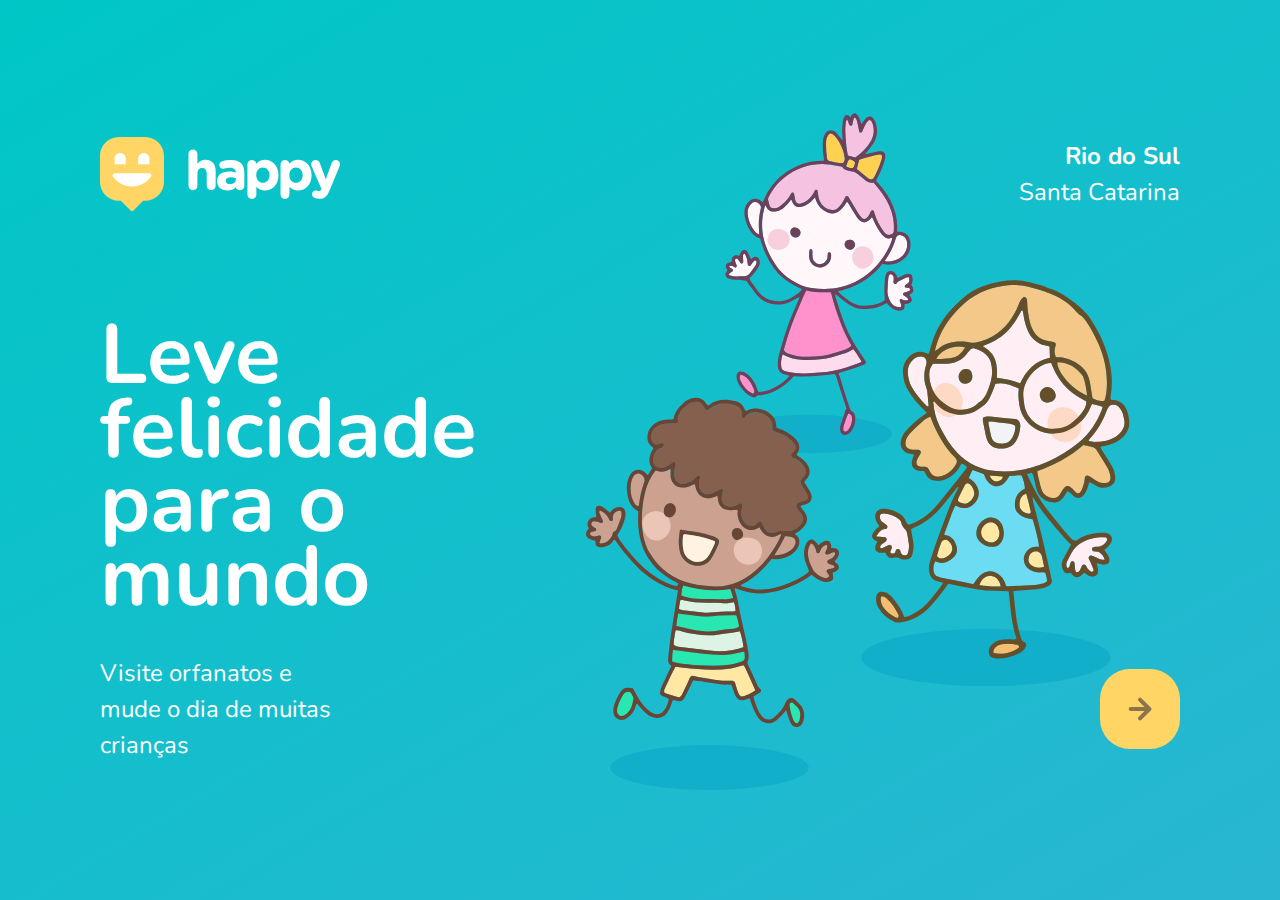
<file: index.html>
<!DOCTYPE html>
<html lang="en">
<head>
  <meta charset="UTF-8">
  <meta charset="UTF-8" />
    <meta name="viewport" content="width=device-width, initial-scale=1.0" />
    <title>Happy</title>

    <link rel="icon" href="./public/images/logo-icon.png" />

    <link rel="stylesheet" href="./public/css/main.css" />
    <link rel="stylesheet" href="./public/css/animations.css" />
    <link rel="stylesheet" href="./public/css/page-landing.css" />

    <link href="https://fonts.googleapis.com/css2?family=Nunito:wght@400;600;800&display=swap" rel="stylesheet">
</head>
<body>
  <div id="page-landing">
    <div id="container">
      <header>
        <img 
        class="animate-up"
        id="logo" 
        src="./public/images/logo.svg" 
        alt="Logomarca de Happy" />

        <div class="location animate-up">
          <strong>Rio do Sul</strong>
          <p>Santa Catarina</p>
        </div>
      </header>

      <main>
        <h1 class="animate-up">Leve felicidade para o mundo</h1>

        <section class="visit">
          <p class="animate-up">Visite orfanatos e mude o dia de muitas crianças</p>

          <a href="orphanages.html" title="Visite orfanatos" class="animate-up">
            <!--tag title, coloca um texto numa imagem como se fosse um tooltip-->
            <img src="./public/images/arrow.svg" alt="Ir para o mapa" />
          </a>
        </section>
      </main>
    </div>
  </div>
</body>
</html>
</file>
<file: public/css/main.css>
* {
  margin: 0;
  padding: 0;
  box-sizing: border-box;
}

body {
  height: 100vh;
  color: white;
  background: #ebf2f5;
}

:root {
  font-size: 62.5%;
}

body,
input,
button,
textarea {
  font: 400 1.8rem/1 "Nunito", sans-serif;
}
</file>
<file: public/css/animations.css>
/*Animaçõoes*/
@keyframes up {
  from {
    opacity: 0;
    transform: translateY(16px);
  }
  to {
    opacity: 1;
    transform: translateY(0);
  }
}

@keyframes right {
  from {
    opacity: 0;
    transform: translateX(-100%);
  }
  to {
    opacity: 1;
    transform: translateX(0);
  }
}

@keyframes appear {
  from {
    opacity: 0;
  }
  to {
    opacity: 1;
  }
}

.animate-up {
  animation-name: up;
  animation-duration: 300ms;
  animation-fill-mode: backwards;
}

.animate-right {
  animation-name: right;
  animation-duration: 300ms;
}

.animate-appear {
  animation-name: appear;
  animation-duration: 300ms;
  animation-fill-mode: backwards;
}
</file>
<file: public/css/page-landing.css>
#page-landing {
  background: linear-gradient(329.54deg, #29b6d1 0%, #00c7c7 100%);

  text-align: center;
  min-height: 100vh;

  display: flex;
}

#container {
  margin: auto;
  /*90% da largura, mas limitando a no máximo 1120px*/
  width: min(90%, 112rem);
}

.location,
h1,
.visit p {
  height: 16vh;
}

#logo {
  animation-delay: 50ms;
}

.location {
  animation-delay: 100ms;
}

.visit a {
  width: 8rem;
  height: 8rem;
  background: #ffd666;

  border: none;
  border-radius: 3rem;

  display: flex;
  align-items: center;
  justify-content: center;

  margin: auto;

  transition: background 200ms;

  animation-delay: 250ms;
}

.visit a:hover {
  background: #96feff;
}

.visit p {
  animation-delay: 200ms;
}

main h1 {
  /*Tamanho mínimo, tamanho ideal, tamanho máximo*/
  font-size: clamp(4rem, 8vw, 8.4rem);
  animation-delay: 150ms;
}

/* a tag meta viewport deve estar definida no index.*/
@media (min-width: 760px) {
  #container {
    padding: 5rem 2rem;
    /*shorthand background: image repeat position / size */
    background: url("../images/bg.svg") no-repeat 89% /
      clamp(30rem, 54vw, 56rem);
  }

  header {
    display: flex;
    align-items: center;
    justify-content: space-between;
  }

  .location,
  h1,
  .visit p {
    height: initial;
    text-align: initial;
  }

  .location {
    text-align: right;
    font-size: 2.4rem;
    line-height: 1.5;
  }

  main h1 {
    font-weight: bold;
    line-height: 0.88;

    margin: clamp(10%, 9vh, 12%) 0 4rem;

    width: min(300px, 80%);
  }

  .visit {
    display: flex;
    align-items: center;
    justify-content: space-between;
  }

  .visit p {
    font-size: 2.4rem;
    line-height: 1.5;
    width: clamp(20rem, 20vw, 30rem);
  }

  .visit a {
    margin: initial;
  }
}
</file>
